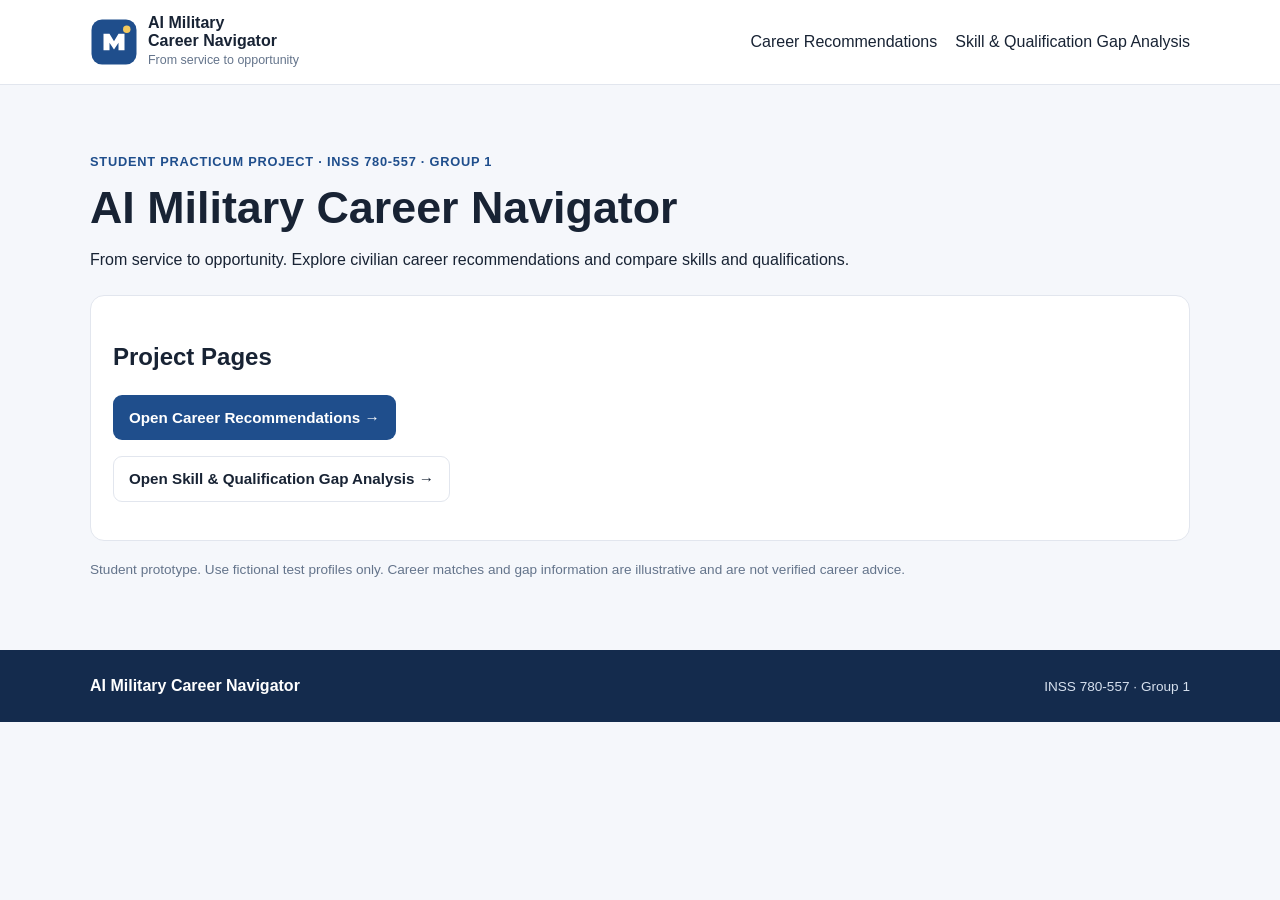
<file: index.html>
<!doctype html>
<html lang="en">
<head>
<meta charset="utf-8">
<meta name="viewport" content="width=device-width,initial-scale=1">
<title>AI Military Career Navigator</title>
<link rel="stylesheet" href="assets/site.css">
</head>
<body>
<header class="site-header"><div class="container nav-row">
<a class="brand" href="index.html"><img class="brand-logo" src="assets/logo.svg" width="48" height="48" alt=""><span><strong>AI Military<br>Career Navigator</strong><small>From service to opportunity</small></span></a>
<nav class="nav-links"><a href="career-recommendations.html">Career Recommendations</a><a href="gap-analysis.html">Skill &amp; Qualification Gap Analysis</a></nav>
</div></header>
<main class="page-main"><div class="container">
<div class="page-heading"><span class="eyebrow">STUDENT PRACTICUM PROJECT · INSS 780-557 · GROUP 1</span>
<h1>AI Military Career Navigator</h1>
<p>From service to opportunity. Explore civilian career recommendations and compare skills and qualifications.</p></div>
<div class="form-card">
<h2>Project Pages</h2>
<p><a class="btn btn-primary" href="career-recommendations.html">Open Career Recommendations →</a></p>
<p><a class="btn btn-outline" href="gap-analysis.html">Open Skill &amp; Qualification Gap Analysis →</a></p>
</div>
<p class="fine">Student prototype. Use fictional test profiles only. Career matches and gap information are illustrative and are not verified career advice.</p>
</div></main>
<footer class="footer"><div class="container footer-inner"><strong>AI Military Career Navigator</strong><span class="footer-flag">INSS 780-557 · Group 1</span></div></footer>
</body></html>
</file>
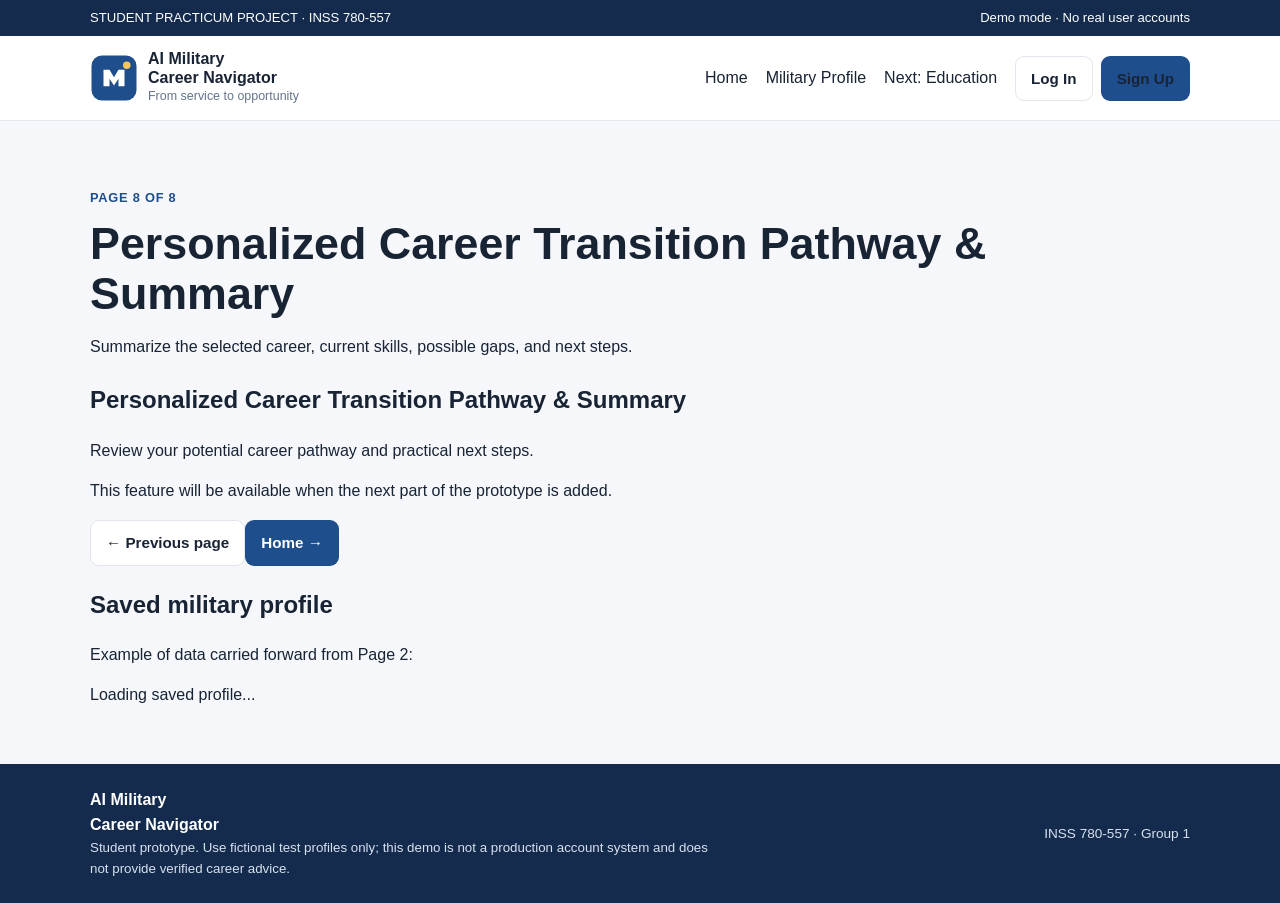
<file: career-pathway.html>
<!doctype html><html lang="en"><head><meta charset="utf-8"><meta name="viewport" content="width=device-width,initial-scale=1"><meta name="page-number" content="8"><title>Personalized Career Transition Pathway &amp; Summary | AI Military Career Navigator</title><link rel="stylesheet" href="assets/site.css"><script defer src="assets/site.js"></script></head><body><div class="top-strip"><div class="container"><span>STUDENT PRACTICUM PROJECT · INSS 780-557</span><span id="accountState">Demo mode · No real user accounts</span></div></div>
<header class="site-header"><div class="container nav-row">
<a class="brand" href="index.html"><img class="brand-logo" src="assets/logo.svg" width="48" height="48" alt=""><span><strong>AI Military<br>Career Navigator</strong><small>From service to opportunity</small></span></a>
<button id="menuToggle" class="menu-toggle" type="button" aria-label="Toggle navigation menu" aria-expanded="false" aria-controls="mainNav">☰</button>
<nav class="nav-links" id="mainNav" aria-label="Main navigation"><a href="index.html">Home</a><a href="military-profile.html">Military Profile</a><a href="education-preferences.html">Next: Education</a><div class="nav-actions"><a class="btn btn-outline" href="login.html">Log In</a><a class="btn btn-primary" href="signup.html">Sign Up</a></div></nav>
</div></header><main class="page-main"><div class="container"><div class="page-heading"><span class="eyebrow">Page 8 of 8</span><h1>Personalized Career Transition Pathway &amp; Summary</h1><p>Summarize the selected career, current skills, possible gaps, and next steps.</p></div>
<div class="split-main"><section class="content-card"><h2>Personalized Career Transition Pathway &amp; Summary</h2><p>Review your potential career pathway and practical next steps.</p><p class="coming-soon">This feature will be available when the next part of the prototype is added.</p>
<div class="form-actions"><a class="btn btn-outline" href="training-recommendations.html">← Previous page</a><a class="btn btn-primary" href="index.html">Home →</a></div></section>
<aside class="side-card"><h2>Saved military profile</h2><p>Example of data carried forward from Page 2:</p><div id="savedSummary" aria-live="polite">Loading saved profile...</div></aside></div></div></main><footer class="footer"><div class="container footer-inner"><div><strong>AI Military<br>Career Navigator</strong><small>Student prototype. Use fictional test profiles only; this demo is not a production account system and does not provide verified career advice.</small></div><span class="footer-flag">INSS 780-557 · Group 1</span></div></footer></body></html>
</file>
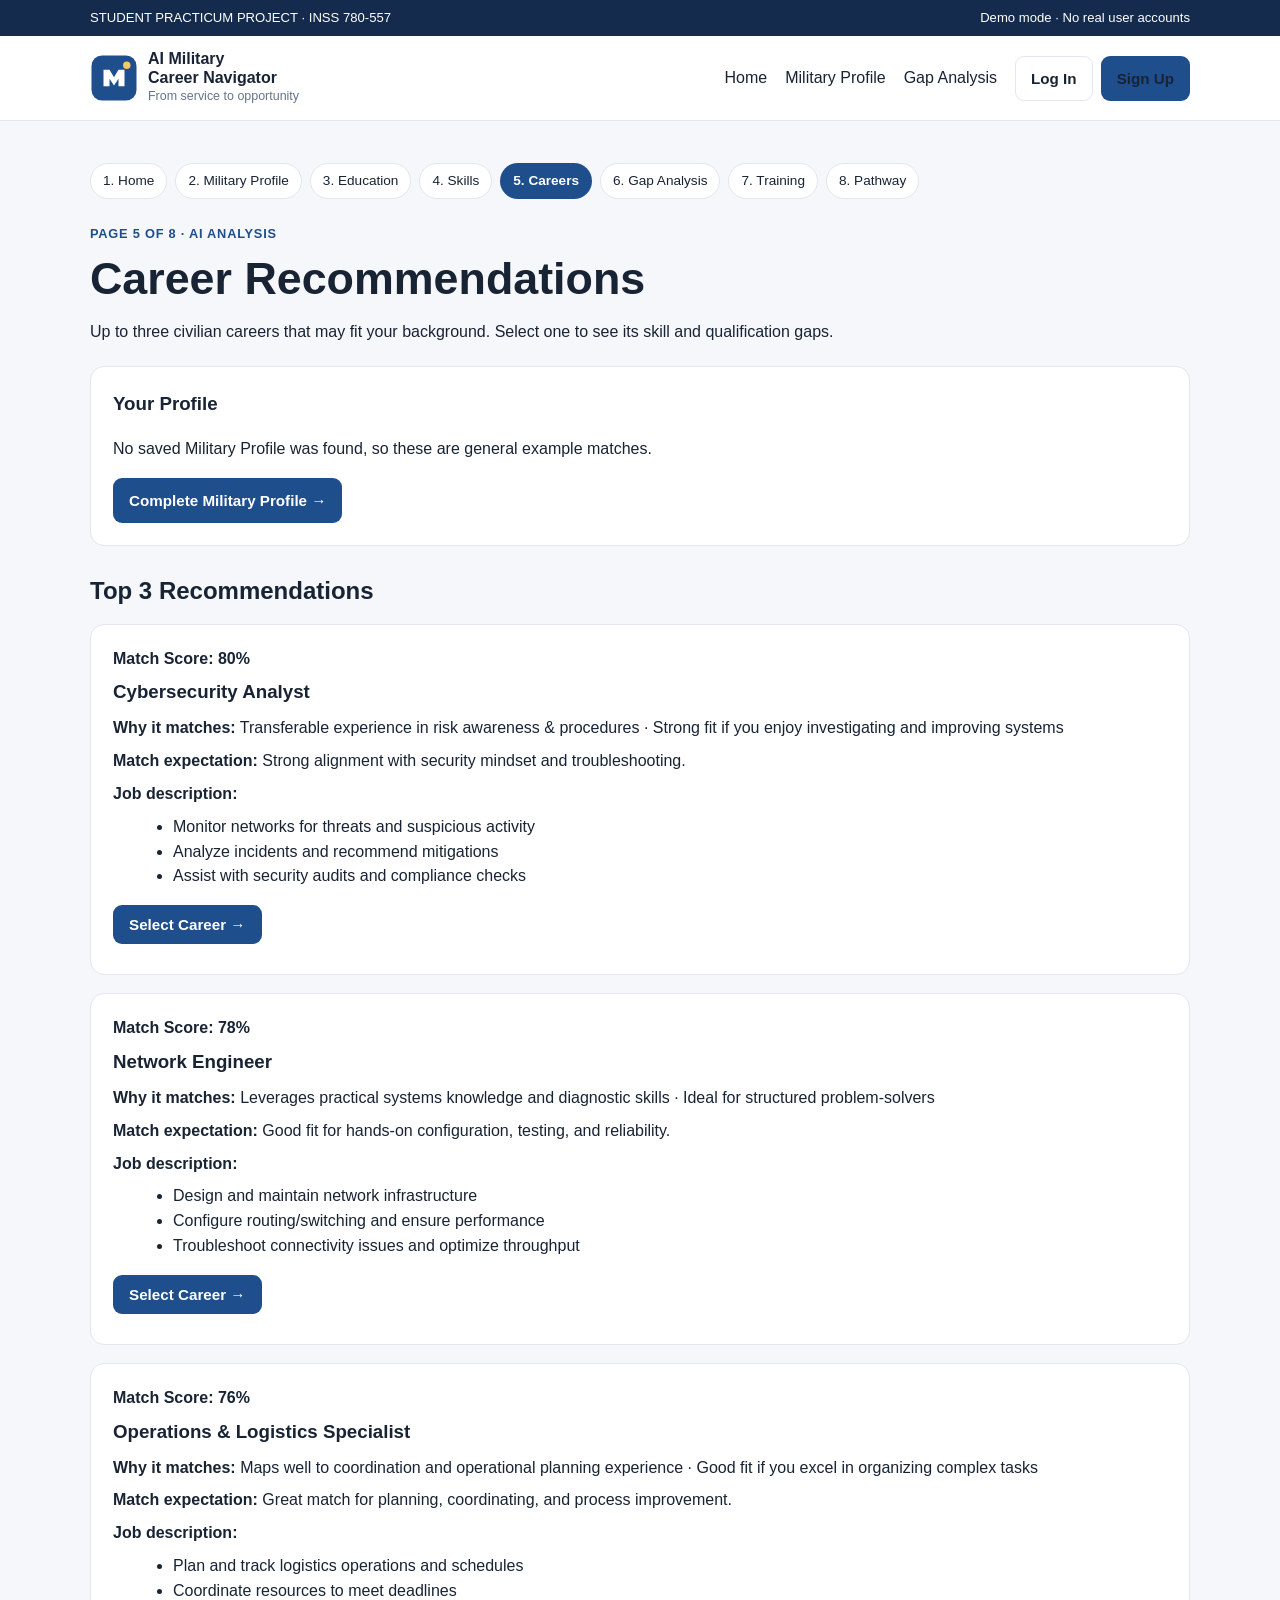
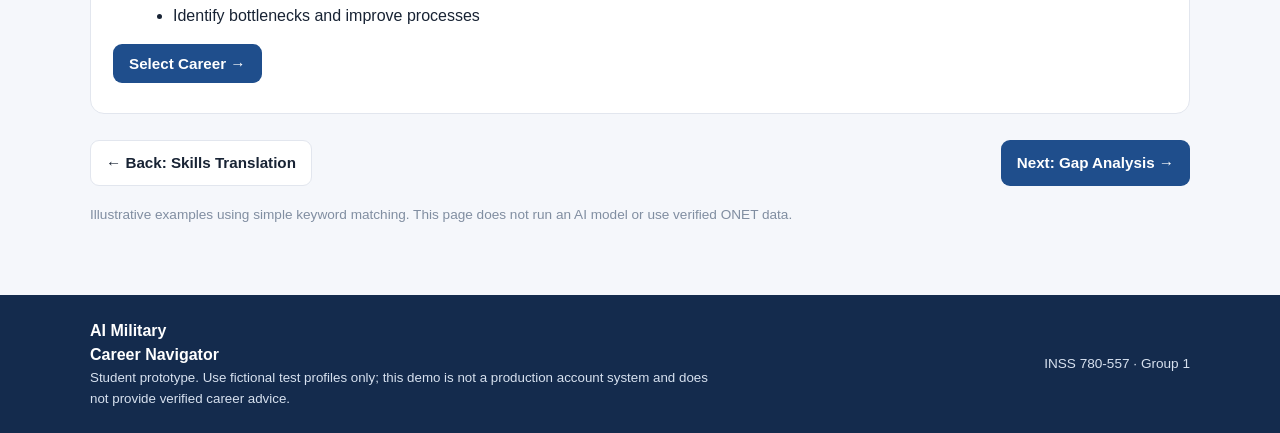
<file: career-recommendations.html>
<!doctype html>
<html lang="en">
<head>
<meta charset="utf-8">
<meta name="viewport" content="width=device-width,initial-scale=1">
<meta name="page-number" content="5">
<title>Career Recommendations | AI Military Career Navigator</title>
<link rel="stylesheet" href="assets/site.css">
<script defer src="assets/site.js"></script>
<style>
.stepbar { display:flex; flex-wrap:wrap; gap:8px; margin:0 0 22px; }
.stepbar a { font-size:.85rem; padding:6px 12px; border-radius:999px; border:1px solid var(--border, #e2e6ee); background:#fff; text-decoration:none; color:inherit; }
.stepbar a.current { background:var(--primary, #1f4e8c); color:#fff; border-color:transparent; font-weight:700; }
.result-card { background:#fff; border:1px solid var(--border, #e2e6ee); border-radius:14px; padding:22px; margin:0 0 18px; }
.result-card h3 { margin:6px 0 10px; }
.score { font-weight:800; }
.result-card ul { margin:8px 0 0 20px; }
.result-card p { margin:8px 0; }
.nav-bottom { display:flex; justify-content:space-between; gap:12px; flex-wrap:wrap; margin-top:26px; }
.fine { font-size:.85rem; opacity:.8; }
</style>
</head>
<body>
<div class="top-strip"><div class="container"><span>STUDENT PRACTICUM PROJECT · INSS 780-557</span><span id="accountState">Demo mode · No real user accounts</span></div></div>
<header class="site-header"><div class="container nav-row">
<a class="brand" href="index.html"><img class="brand-logo" src="assets/logo.svg" width="48" height="48" alt=""><span><strong>AI Military<br>Career Navigator</strong><small>From service to opportunity</small></span></a>
<button id="menuToggle" class="menu-toggle" type="button" aria-label="Toggle navigation menu" aria-expanded="false" aria-controls="mainNav">☰</button>
<nav class="nav-links" id="mainNav" aria-label="Main navigation">
<a href="index.html">Home</a>
<a href="military-profile.html">Military Profile</a>
<a href="gap-analysis.html">Gap Analysis</a>
<div class="nav-actions"><a class="btn btn-outline" href="login.html">Log In</a><a class="btn btn-primary" href="signup.html">Sign Up</a></div>
</nav>
</div></header>
<main class="page-main"><div class="container">
<nav class="stepbar" aria-label="Progress">
<a href="index.html">1. Home</a>
<a href="military-profile.html">2. Military Profile</a>
<a href="education-preferences.html">3. Education</a>
<a href="skills-translation.html">4. Skills</a>
<a href="career-recommendations.html" class="current" aria-current="page">5. Careers</a>
<a href="gap-analysis.html">6. Gap Analysis</a>
<a href="training-recommendations.html">7. Training</a>
<a href="career-pathway.html">8. Pathway</a>
</nav>
<div class="page-heading">
<span class="eyebrow">Page 5 of 8 · AI Analysis</span>
<h1>Career Recommendations</h1>
<p>Up to three civilian careers that may fit your background. Select one to see its skill and qualification gaps.</p>
</div>
<div class="form-card" id="profileCard"></div>
<h2 style="margin:26px 0 14px">Top 3 Recommendations</h2>
<div id="results"></div>
<div class="nav-bottom">
<a class="btn btn-outline" href="skills-translation.html">← Back: Skills Translation</a>
<a class="btn btn-primary" href="gap-analysis.html">Next: Gap Analysis →</a>
</div>
<p class="fine" style="margin-top:18px">Illustrative examples using simple keyword matching. This page does not run an AI model or use verified ONET data.</p>
</div></main>
<footer class="footer"><div class="container footer-inner"><div><strong>AI Military<br>Career Navigator</strong><small>Student prototype. Use fictional test profiles only; this demo is not a production account system and does not provide verified career advice.</small></div><span class="footer-flag">INSS 780-557 · Group 1</span></div></footer>
<script>
const PROFILE_KEY = "careerNav.militaryProfile.v1";
const SELECTED_KEY = "careerNav.selectedCareer.v1";
const CAREERS = [
{ id:"cybersecurity-analyst", title:"Cybersecurity Analyst", base:80,
keywords:["security","cyber","intel","signal","network","it ","information","troubleshoot","25","17c","35"],
matchExpectation:"Strong alignment with security mindset and troubleshooting.",
jobDescription:["Monitor networks for threats and suspicious activity","Analyze incidents and recommend mitigations","Assist with security audits and compliance checks"],
whyMatch:["Transferable experience in risk awareness & procedures","Strong fit if you enjoy investigating and improving systems"] },
{ id:"network-engineer", title:"Network Engineer", base:78,
keywords:["network","radio","comm","signal","it ","system","mechanic","maintenance","technical","25"],
matchExpectation:"Good fit for hands-on configuration, testing, and reliability.",
jobDescription:["Design and maintain network infrastructure","Configure routing/switching and ensure performance","Troubleshoot connectivity issues and optimize throughput"],
whyMatch:["Leverages practical systems knowledge and diagnostic skills","Ideal for structured problem-solvers"] },
{ id:"operations-logistics", title:"Operations & Logistics Specialist", base:76,
keywords:["logistic","supply","92a","92y","transport","inventory","operations","planning","coordinat"],
matchExpectation:"Great match for planning, coordinating, and process improvement.",
jobDescription:["Plan and track logistics operations and schedules","Coordinate resources to meet deadlines","Identify bottlenecks and improve processes"],
whyMatch:["Maps well to coordination and operational planning experience","Good fit if you excel in organizing complex tasks"] },
{ id:"project-manager", title:"Project Manager (Technical/Operations)", base:74,
keywords:["lead","manage","supervis","nco","officer","team","project","e-5","e-6","e-7","o-"],
matchExpectation:"Potentially high fit if you lead teams and manage deliverables.",
jobDescription:["Plan projects, track milestones, and manage risks","Coordinate stakeholders and ensure on-time delivery","Create documentation and drive continuous improvement"],
whyMatch:["Transferable leadership and execution experience","Strong fit for communication + accountability"] }
];
const esc = s => String(s).replace(/[&<>"']/g, c => ({"&":"&amp;","<":"&lt;",">":"&gt;",'"':"&quot;","'":"&#39;"}[c]));
function loadProfile() {
try { return JSON.parse(localStorage.getItem(PROFILE_KEY) || "{}"); } catch (e) { return {}; }
}
function renderProfile(p) {
const el = document.getElementById("profileCard");
if (!(p.branch || p.mos || p.title)) {
el.innerHTML = '<h3 style="margin-top:0">Your Profile</h3><p>No saved Military Profile was found, so these are general example matches.</p><a class="btn btn-primary" href="military-profile.html">Complete Military Profile →</a>';
return;
}
const bits = [p.branch, p.mos && "MOS/Rate: " + p.mos, p.rank, p.title, p.years && p.years + " yrs", p.status].filter(Boolean).map(esc).join(" · ");
el.innerHTML = '<h3 style="margin-top:0">Your Profile</h3><p style="margin:0">' + bits + '</p><p style="margin:10px 0 0"><a class="small-link" href="military-profile.html">Edit profile</a></p>';
}
// Illustrative heuristic: +3 per keyword found in profile text, capped at +15.
function score(p) {
const text = [p.branch,p.mos,p.rank,p.title,p.duties,p.skills].filter(Boolean).join(" ").toLowerCase() + " ";
return CAREERS.map(c => {
const hits = c.keywords.filter(k => text.includes(k)).length;
return Object.assign({}, c, { matchScore: Math.min(98, c.base + Math.min(15, hits * 3)) });
}).sort((a, b) => b.matchScore - a.matchScore);
}
function goToGap(id) {
try { localStorage.setItem(SELECTED_KEY, id); } catch (e) {}
window.location.href = "gap-analysis.html?career=" + encodeURIComponent(id);
}
function card(c) {
const d = document.createElement("article");
d.className = "result-card";
d.innerHTML =
'<div><strong>Match Score:</strong> <span class="score">' + c.matchScore + '%</span></div>' +
'<h3>' + esc(c.title) + '</h3>' +
'<p><strong>Why it matches:</strong> ' + c.whyMatch.map(esc).join(" · ") + '</p>' +
'<p><strong>Match expectation:</strong> ' + esc(c.matchExpectation) + '</p>' +
'<p><strong>Job description:</strong></p><ul>' + c.jobDescription.map(x => '<li>' + esc(x) + '</li>').join("") + '</ul>' +
'<p style="margin-top:16px"><button type="button" class="btn btn-primary">Select Career →</button></p>';
d.querySelector("button").addEventListener("click", () => goToGap(c.id));
return d;
}
const profile = loadProfile();
renderProfile(profile);
const results = document.getElementById("results");
score(profile).slice(0, 3).forEach(c => results.appendChild(card(c)));
</script>
</body>
</html>
</file>
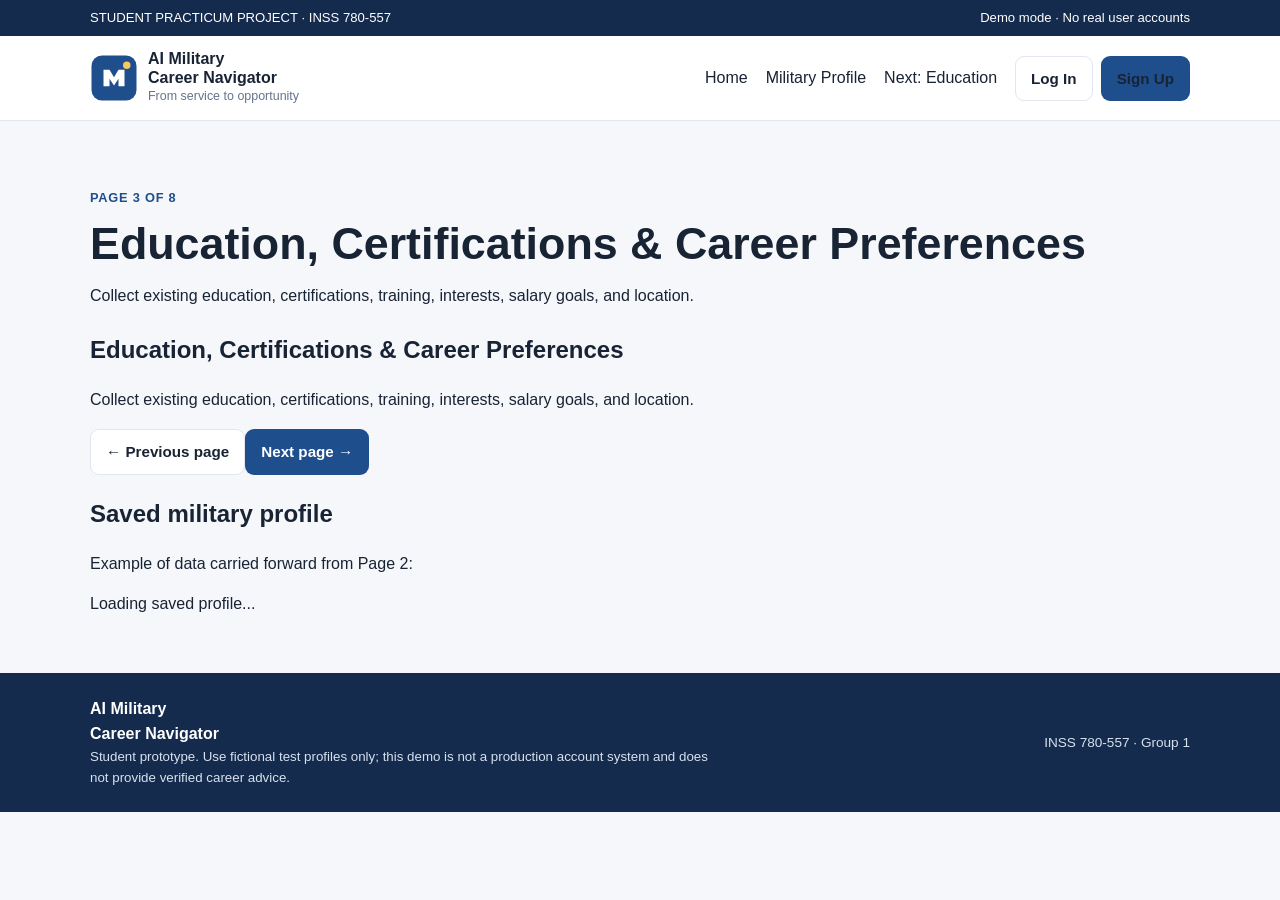
<file: education-preferences.html>
<!doctype html><html lang="en"><head><meta charset="utf-8"><meta name="viewport" content="width=device-width,initial-scale=1"><meta name="page-number" content="3"><title>Education, Certifications &amp; Career Preferences | AI Military Career Navigator</title><link rel="stylesheet" href="assets/site.css"><script defer src="assets/site.js"></script></head><body><div class="top-strip"><div class="container"><span>STUDENT PRACTICUM PROJECT · INSS 780-557</span><span id="accountState">Demo mode · No real user accounts</span></div></div>
<header class="site-header"><div class="container nav-row">
<a class="brand" href="index.html"><img class="brand-logo" src="assets/logo.svg" width="48" height="48" alt=""><span><strong>AI Military<br>Career Navigator</strong><small>From service to opportunity</small></span></a>
<button id="menuToggle" class="menu-toggle" type="button" aria-label="Toggle navigation menu" aria-expanded="false" aria-controls="mainNav">☰</button>
<nav class="nav-links" id="mainNav" aria-label="Main navigation"><a href="index.html">Home</a><a href="military-profile.html">Military Profile</a><a href="education-preferences.html">Next: Education</a><div class="nav-actions"><a class="btn btn-outline" href="login.html">Log In</a><a class="btn btn-primary" href="signup.html">Sign Up</a></div></nav>
</div></header><main class="page-main"><div class="container"><div class="page-heading"><span class="eyebrow">Page 3 of 8</span><h1>Education, Certifications &amp; Career Preferences</h1><p>Collect existing education, certifications, training, interests, salary goals, and location.</p></div>
<div class="split-main"><section class="content-card"><h2>Education, Certifications &amp; Career Preferences</h2><p>Collect existing education, certifications, training, interests, salary goals, and location.</p>
<div class="form-actions"><a class="btn btn-outline" href="military-profile.html">← Previous page</a><a class="btn btn-primary" href="skills-translation.html">Next page →</a></div></section>
<aside class="side-card"><h2>Saved military profile</h2><p>Example of data carried forward from Page 2:</p><div id="savedSummary" aria-live="polite">Loading saved profile...</div></aside></div></div></main><footer class="footer"><div class="container footer-inner"><div><strong>AI Military<br>Career Navigator</strong><small>Student prototype. Use fictional test profiles only; this demo is not a production account system and does not provide verified career advice.</small></div><span class="footer-flag">INSS 780-557 · Group 1</span></div></footer></body></html>
</file>
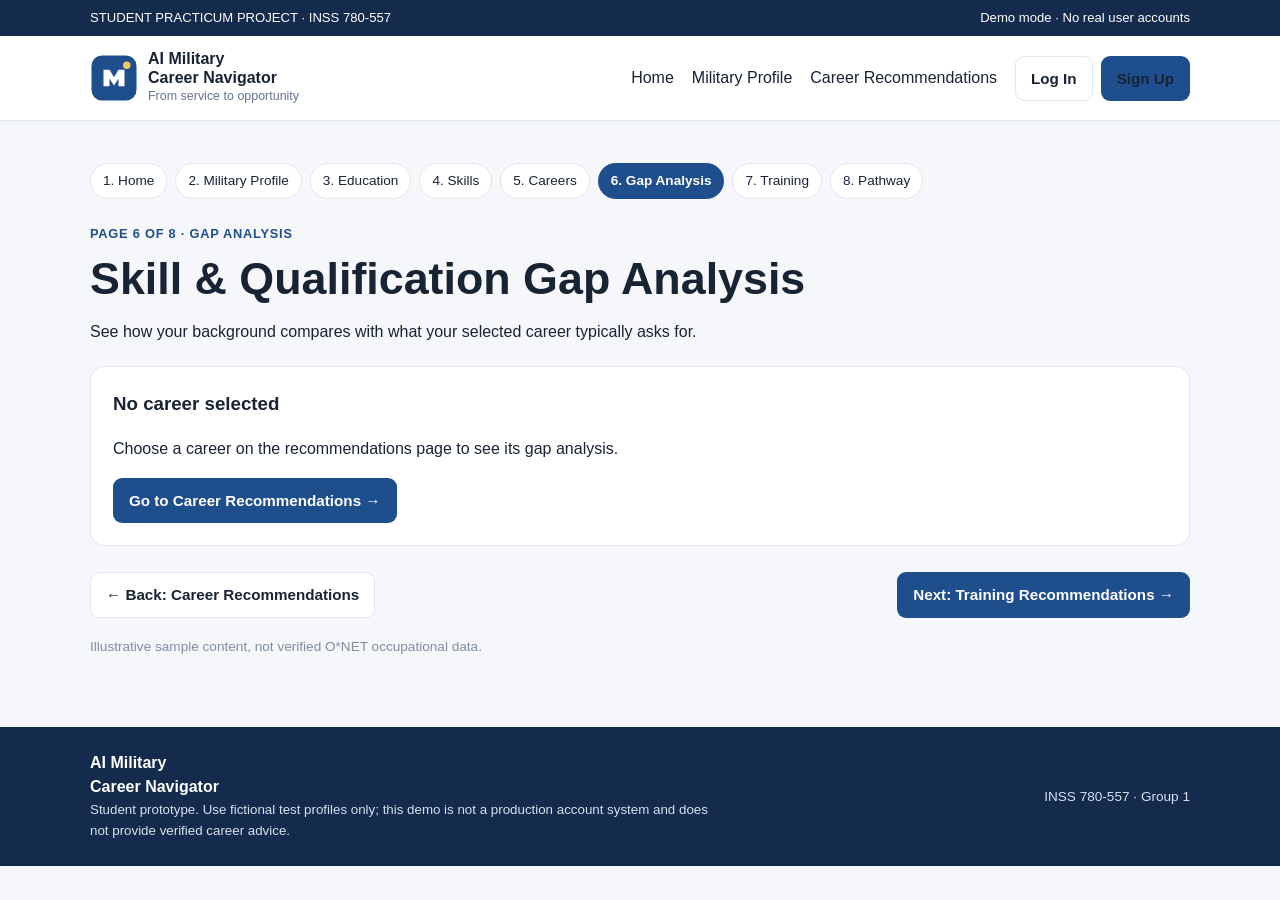
<file: gap-analysis.html>
<!doctype html>
<html lang="en">
<head>
  <meta charset="utf-8">
  <meta name="viewport" content="width=device-width,initial-scale=1">
  <meta name="page-number" content="6">
  <title>Gap Analysis | AI Military Career Navigator</title>
  <link rel="stylesheet" href="assets/site.css">
  <script defer src="assets/site.js"></script>
  <style>
    .stepbar { display:flex; flex-wrap:wrap; gap:8px; margin:0 0 22px; }
    .stepbar a { font-size:.85rem; padding:6px 12px; border-radius:999px; border:1px solid var(--border, #e2e6ee); background:#fff; text-decoration:none; color:inherit; }
    .stepbar a.current { background:var(--primary, #1f4e8c); color:#fff; border-color:transparent; font-weight:700; }
    .gap-card { background:#fff; border:1px solid var(--border, #e2e6ee); border-radius:14px; padding:22px; margin:0 0 18px; }
    .gap-card h3 { margin:0 0 8px; }
    .gap-card ul { margin:8px 0 0 20px; }
    .picker { display:flex; gap:10px; align-items:center; flex-wrap:wrap; margin-top:12px; }
    .picker select { padding:10px; border:1px solid var(--border, #e2e6ee); border-radius:10px; background:#fff; }
    .nav-bottom { display:flex; justify-content:space-between; gap:12px; flex-wrap:wrap; margin-top:26px; }
    .fine { font-size:.85rem; opacity:.8; }
  </style>
</head>
<body>
<div class="top-strip"><div class="container"><span>STUDENT PRACTICUM PROJECT · INSS 780-557</span><span id="accountState">Demo mode · No real user accounts</span></div></div>

<header class="site-header"><div class="container nav-row">
  <a class="brand" href="index.html"><img class="brand-logo" src="assets/logo.svg" width="48" height="48" alt=""><span><strong>AI Military<br>Career Navigator</strong><small>From service to opportunity</small></span></a>
  <button id="menuToggle" class="menu-toggle" type="button" aria-label="Toggle navigation menu" aria-expanded="false" aria-controls="mainNav">☰</button>
  <nav class="nav-links" id="mainNav" aria-label="Main navigation">
    <a href="index.html">Home</a>
    <a href="military-profile.html">Military Profile</a>
    <a href="career-recommendations.html">Career Recommendations</a>
    <div class="nav-actions"><a class="btn btn-outline" href="login.html">Log In</a><a class="btn btn-primary" href="signup.html">Sign Up</a></div>
  </nav>
</div></header>

<main class="page-main"><div class="container">
  <nav class="stepbar" aria-label="Progress">
    <a href="index.html">1. Home</a>
    <a href="military-profile.html">2. Military Profile</a>
    <a href="education-preferences.html">3. Education</a>
    <a href="skills-translation.html">4. Skills</a>
    <a href="career-recommendations.html">5. Careers</a>
    <a href="gap-analysis.html" class="current" aria-current="page">6. Gap Analysis</a>
    <a href="training-recommendations.html">7. Training</a>
    <a href="career-pathway.html">8. Pathway</a>
  </nav>

  <div class="page-heading">
    <span class="eyebrow">Page 6 of 8 · Gap Analysis</span>
    <h1>Skill &amp; Qualification Gap Analysis</h1>
    <p>See how your background compares with what your selected career typically asks for.</p>
  </div>

  <div class="form-card" id="careerHeader"></div>
  <div id="analysis" style="margin-top:18px"></div>

  <div class="nav-bottom">
    <a class="btn btn-outline" href="career-recommendations.html">← Back: Career Recommendations</a>
    <a class="btn btn-primary" id="nextBtn" href="training-recommendations.html">Next: Training Recommendations →</a>
  </div>
  <p class="fine" style="margin-top:18px">Illustrative sample content, not verified O*NET occupational data.</p>
</div></main>

<footer class="footer"><div class="container footer-inner"><div><strong>AI Military<br>Career Navigator</strong><small>Student prototype. Use fictional test profiles only; this demo is not a production account system and does not provide verified career advice.</small></div><span class="footer-flag">INSS 780-557 · Group 1</span></div></footer>

<script>
  const PROFILE_KEY = "careerNav.militaryProfile.v1";
  const SELECTED_KEY = "careerNav.selectedCareer.v1";

  const GAP_DATA = {
    "cybersecurity-analyst": {
      title:"Cybersecurity Analyst",
      qualificationsNeeded:["SOC monitoring experience (or equivalent exposure)","Basic understanding of SIEM concepts","Knowledge of incident response workflows","Networking fundamentals (TCP/IP, DNS, routing)"],
      existingSkills:["Following procedures and maintaining operational security habits","Troubleshooting mindset and structured diagnostics","Team coordination under time pressure"],
      missingSkills:["Hands-on SIEM usage (e.g., log filtering, alert triage)","Incident response playbooks (detection → containment → recovery)","Writing clear technical incident summaries"],
      educationGaps:["May need foundational coursework in networking + security concepts","If no formal training exists, consider a structured entry pathway"],
      certificationRequirements:["CompTIA Security+ (common entry credential)","Optional: Security-related labs or a beginner SOC training track"],
      recommendedNextSteps:["Complete a basic networking/security refresher (2–4 weeks)","Build a mini-lab: log parsing + alert triage practice","Create a short portfolio of incident writeups"]
    },
    "network-engineer": {
      title:"Network Engineer",
      qualificationsNeeded:["Strong routing/switching fundamentals","Ability to troubleshoot connectivity and performance issues","Knowledge of network security basics","Familiarity with network documentation"],
      existingSkills:["Practical systems troubleshooting experience","Comfort with configuration checks and maintenance routines","Structured approach to diagnosing faults"],
      missingSkills:["Hands-on experience with common routing protocols","Performance monitoring tooling (latency, throughput, packet loss)","Modern network automation basics (optional)"],
      educationGaps:["May require formal study of networking concepts if exposure was limited","Recommended: targeted learning focused on routing/switching"],
      certificationRequirements:["CompTIA Network+ (entry credential)","Optional: vendor certifications or CCNA path"],
      recommendedNextSteps:["Follow a routing/switching learning plan","Use a lab environment to practice configurations","Document troubleshooting scenarios like a real engineering log"]
    },
    "operations-logistics": {
      title:"Operations & Logistics Specialist",
      qualificationsNeeded:["Planning and scheduling expertise","Inventory / resource coordination understanding","Process improvement and reporting skills","Basic analytics (spreadsheets, KPIs)"],
      existingSkills:["Operational planning experience under real constraints","Coordination and time-management habits","Process discipline and compliance awareness"],
      missingSkills:["Advanced Excel/Sheets and KPI reporting","Supply chain terminology and planning frameworks","Formal root-cause analysis techniques (basic)"],
      educationGaps:["May need structured learning in supply chain basics","Optional: coursework in operations management"],
      certificationRequirements:["APICS/ASCM entry paths (optional depending on employer)","Could start with general supply chain training"],
      recommendedNextSteps:["Build a KPI dashboard template in spreadsheets","Practice mapping a process and identifying bottlenecks","Create a sample logistics improvement proposal"]
    },
    "project-manager": {
      title:"Project Manager (Technical/Operations)",
      qualificationsNeeded:["Project planning and stakeholder coordination skills","Risk management and execution tracking","Documentation and progress reporting ability","Familiarity with agile or structured delivery methods"],
      existingSkills:["Experience leading execution and managing priorities","Comfort coordinating teams and resources","Accountability and structured reporting habits"],
      missingSkills:["Formal project management frameworks (agile/waterfall)","Estimating, scheduling, and change control processes","Project documentation templates and tooling"],
      educationGaps:["May need training in project management concepts","Optional: short course on PM basics + deliverables"],
      certificationRequirements:["CAPM (entry-level) or equivalent training path","Optional: PMP later with experience"],
      recommendedNextSteps:["Take a PM fundamentals course","Create a sample project plan (scope, milestones, risks)","Practice writing status reports"]
    }
  };

  const esc = s => String(s).replace(/[&<>"']/g, c => ({"&":"&amp;","<":"&lt;",">":"&gt;",'"':"&quot;","'":"&#39;"}[c]));

  function loadProfile() {
    try { return JSON.parse(localStorage.getItem(PROFILE_KEY) || "{}"); } catch (e) { return {}; }
  }

  function getCareerId() {
    const q = new URLSearchParams(window.location.search).get("career");
    if (q && GAP_DATA[q]) return q;
    try { const s = localStorage.getItem(SELECTED_KEY); if (s && GAP_DATA[s]) return s; } catch (e) {}
    return null;
  }

  function listCard(title, items) {
    const d = document.createElement("section");
    d.className = "gap-card";
    d.innerHTML = '<h3>' + esc(title) + '</h3><ul>' + items.map(x => '<li>' + esc(x) + '</li>').join("") + '</ul>';
    return d;
  }

  function render(id) {
    const head = document.getElementById("careerHeader");
    const root = document.getElementById("analysis");
    const data = id && GAP_DATA[id];

    if (!data) {
      head.innerHTML = '<h3 style="margin-top:0">No career selected</h3><p>Choose a career on the recommendations page to see its gap analysis.</p><a class="btn btn-primary" href="career-recommendations.html">Go to Career Recommendations →</a>';
      return;
    }

    try { localStorage.setItem(SELECTED_KEY, id); } catch (e) {}

    const options = Object.keys(GAP_DATA).map(k =>
      '<option value="' + esc(k) + '"' + (k === id ? " selected" : "") + '>' + esc(GAP_DATA[k].title) + '</option>').join("");
    head.innerHTML = '<h3 style="margin-top:0">Selected Career: ' + esc(data.title) + '</h3>' +
      '<p style="margin:0">Review the qualification and skill gaps below.</p>' +
      '<div class="picker"><label for="careerSelect"><strong>Switch career:</strong></label><select id="careerSelect">' + options + '</select></div>';
    document.getElementById("careerSelect").addEventListener("change", e => {
      window.location.href = "gap-analysis.html?career=" + encodeURIComponent(e.target.value);
    });

    const p = loadProfile();
    const mine = String(p.skills || "").split(/[,;\n]/).map(s => s.trim()).filter(Boolean).slice(0, 6);
    if (mine.length) root.appendChild(listCard("Skills From Your Military Profile", mine));

    root.appendChild(listCard("Qualifications Needed", data.qualificationsNeeded));
    root.appendChild(listCard("Existing Skills (You Have)", data.existingSkills));
    root.appendChild(listCard("Missing Skills (Gap)", data.missingSkills));
    root.appendChild(listCard("Education Gaps", data.educationGaps));
    root.appendChild(listCard("Certification Requirements", data.certificationRequirements));
    root.appendChild(listCard("Recommended Next Steps", data.recommendedNextSteps));

    document.getElementById("nextBtn").href = "training-recommendations.html?career=" + encodeURIComponent(id);
  }

  render(getCareerId());
</script>
</body>
</html>
</file>
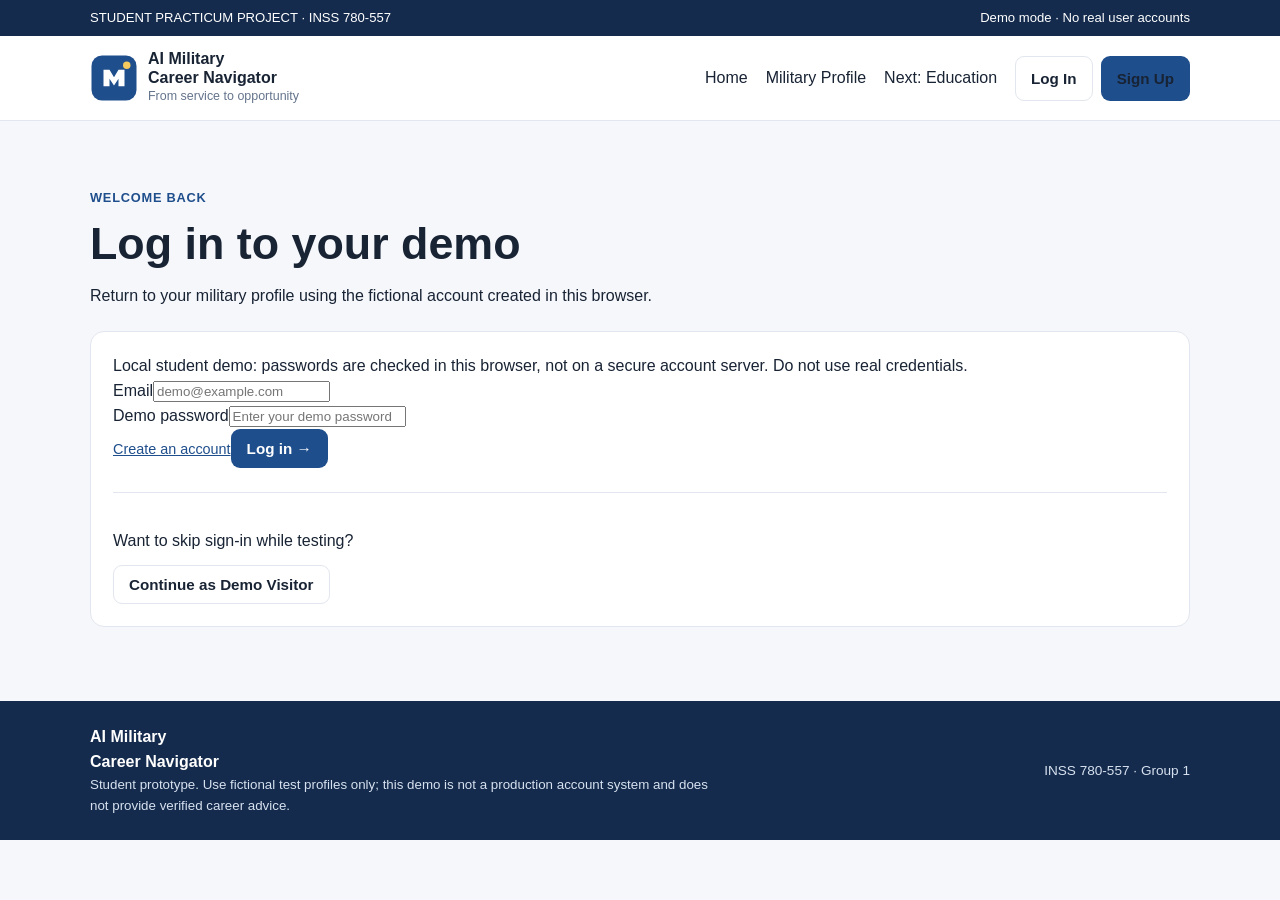
<file: login.html>
<!doctype html><html lang="en"><head><meta charset="utf-8"><meta name="viewport" content="width=device-width,initial-scale=1"><title>Log In | AI Military Career Navigator</title><link rel="stylesheet" href="assets/site.css"><script defer src="assets/site.js"></script></head><body><div class="top-strip"><div class="container"><span>STUDENT PRACTICUM PROJECT · INSS 780-557</span><span id="accountState">Demo mode · No real user accounts</span></div></div>
<header class="site-header"><div class="container nav-row">
<a class="brand" href="index.html"><img class="brand-logo" src="assets/logo.svg" width="48" height="48" alt=""><span><strong>AI Military<br>Career Navigator</strong><small>From service to opportunity</small></span></a>
<button id="menuToggle" class="menu-toggle" type="button" aria-label="Toggle navigation menu" aria-expanded="false" aria-controls="mainNav">☰</button>
<nav class="nav-links" id="mainNav" aria-label="Main navigation"><a href="index.html">Home</a><a href="military-profile.html">Military Profile</a><a href="education-preferences.html">Next: Education</a><div class="nav-actions"><a class="btn btn-outline" href="login.html">Log In</a><a class="btn btn-primary" href="signup.html">Sign Up</a></div></nav>
</div></header><main class="page-main"><div class="container"><div class="auth-wrap"><div class="page-heading"><span class="eyebrow">Welcome back</span><h1>Log in to your demo</h1><p>Return to your military profile using the fictional account created in this browser.</p></div>
<div class="form-card"><div class="notice">Local student demo: passwords are checked in this browser, not on a secure account server. Do not use real credentials.</div><div class="message" id="authMessage"></div>
<form id="loginForm"><div class="form-grid">
<div class="field full"><label for="email">Email</label><input type="email" id="email" name="email" required autocomplete="off" placeholder="demo@example.com"></div>
<div class="field full"><label for="password">Demo password</label><input type="password" id="password" name="password" required autocomplete="off" placeholder="Enter your demo password"></div>
</div><div class="form-actions"><a class="small-link" href="signup.html">Create an account</a><button class="btn btn-primary" type="submit">Log in →</button></div></form>
<div style="border-top:1px solid var(--border);margin-top:24px;padding-top:20px"><p style="margin-bottom:12px">Want to skip sign-in while testing?</p><button type="button" class="btn btn-outline" data-demo-access>Continue as Demo Visitor</button></div></div></div></div></main><footer class="footer"><div class="container footer-inner"><div><strong>AI Military<br>Career Navigator</strong><small>Student prototype. Use fictional test profiles only; this demo is not a production account system and does not provide verified career advice.</small></div><span class="footer-flag">INSS 780-557 · Group 1</span></div></footer></body></html>
</file>
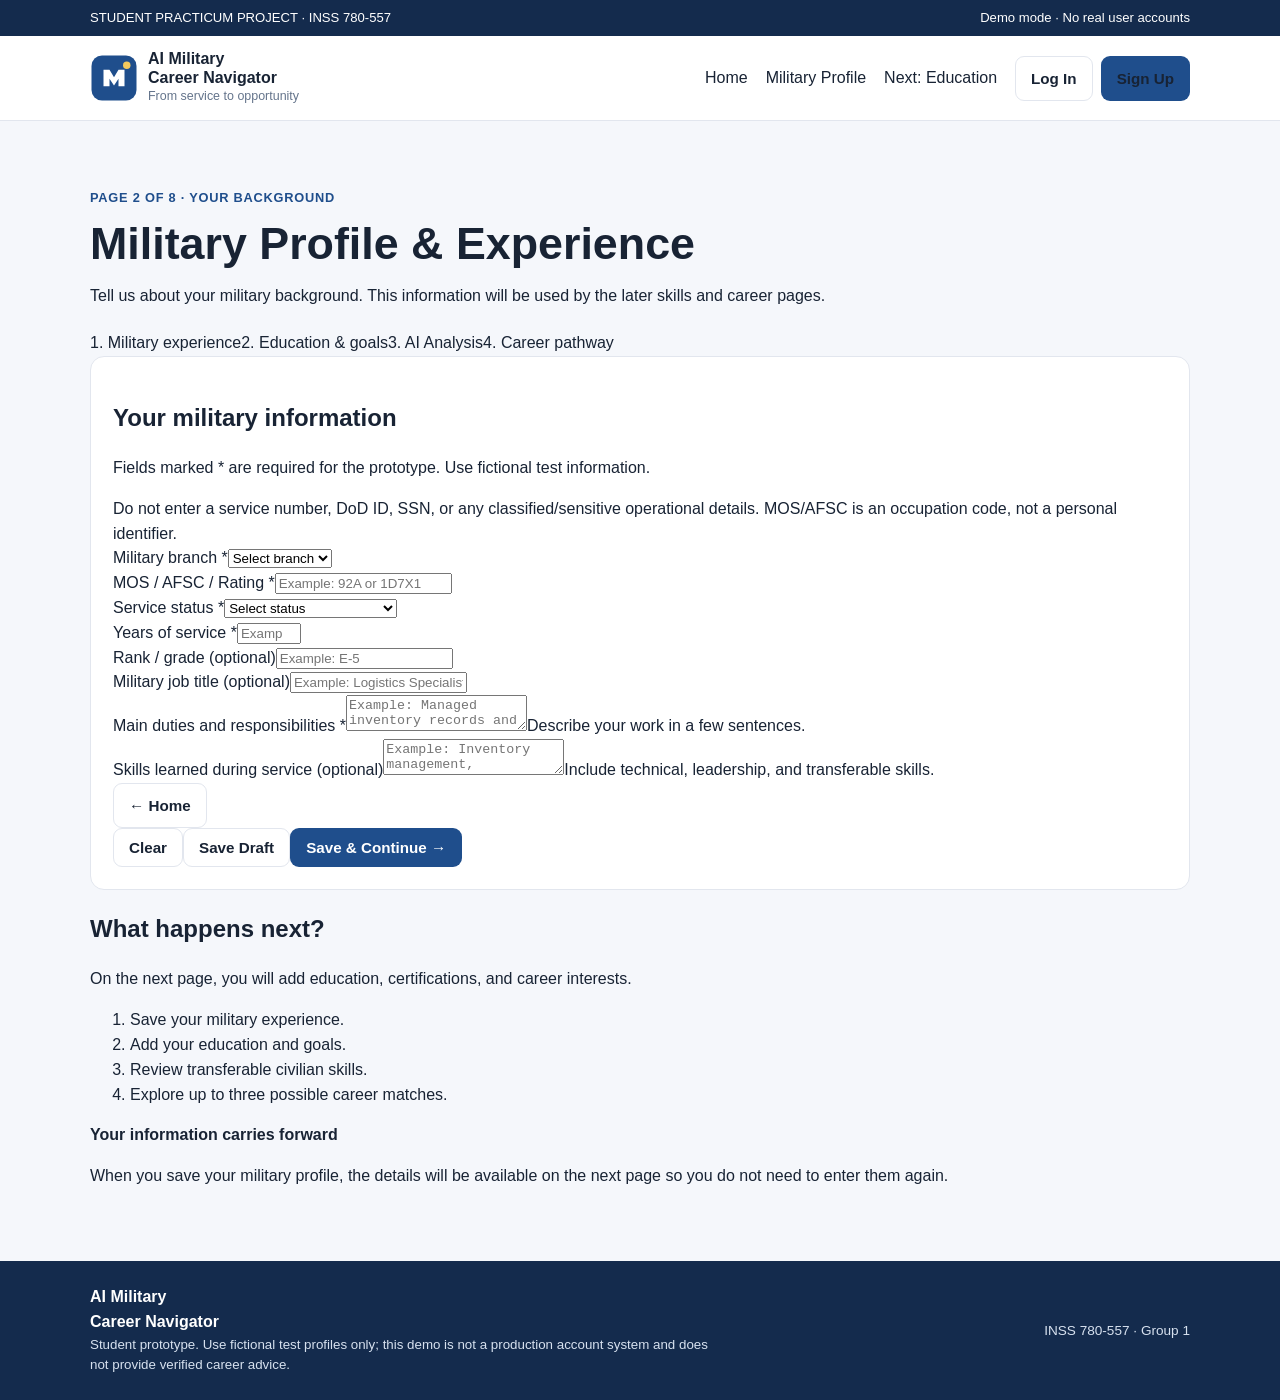
<file: military-profile.html>
<!doctype html><html lang="en"><head><meta charset="utf-8"><meta name="viewport" content="width=device-width,initial-scale=1"><meta name="page-number" content="2"><title>Military Profile | AI Military Career Navigator</title><link rel="stylesheet" href="assets/site.css"><script defer src="assets/site.js"></script></head><body><div class="top-strip"><div class="container"><span>STUDENT PRACTICUM PROJECT · INSS 780-557</span><span id="accountState">Demo mode · No real user accounts</span></div></div>
<header class="site-header"><div class="container nav-row">
<a class="brand" href="index.html"><img class="brand-logo" src="assets/logo.svg" width="48" height="48" alt=""><span><strong>AI Military<br>Career Navigator</strong><small>From service to opportunity</small></span></a>
<button id="menuToggle" class="menu-toggle" type="button" aria-label="Toggle navigation menu" aria-expanded="false" aria-controls="mainNav">☰</button>
<nav class="nav-links" id="mainNav" aria-label="Main navigation"><a href="index.html">Home</a><a href="military-profile.html">Military Profile</a><a href="education-preferences.html">Next: Education</a><div class="nav-actions"><a class="btn btn-outline" href="login.html">Log In</a><a class="btn btn-primary" href="signup.html">Sign Up</a></div></nav>
</div></header><main class="page-main"><div class="container"><div class="page-heading"><span class="eyebrow">Page 2 of 8 · Your background</span><h1>Military Profile &amp; Experience</h1><p id="profileGreeting">Tell us about your military background. This information will be used by the later skills and career pages.</p></div>
<div class="steps-mini"><span class="step-chip active">1. Military experience</span><span class="step-chip">2. Education &amp; goals</span><span class="step-chip">3. AI Analysis</span><span class="step-chip">4. Career pathway</span></div>
<div class="split-main"><section class="form-card"><h2>Your military information</h2><p>Fields marked * are required for the prototype. Use fictional test information.</p><div class="notice">Do not enter a service number, DoD ID, SSN, or any classified/sensitive operational details. MOS/AFSC is an occupation code, not a personal identifier.</div>
<div class="message" id="formMessage"></div><form id="militaryForm"><div class="form-grid">
<div class="field"><label for="branch">Military branch *</label><select name="branch" id="branch" required><option value="">Select branch</option><option>Army</option><option>Navy</option><option>Air Force</option><option>Marine Corps</option><option>Coast Guard</option><option>Space Force</option></select></div>
<div class="field"><label for="mos">MOS / AFSC / Rating *</label><input name="mos" id="mos" required maxlength="30" placeholder="Example: 92A or 1D7X1"></div>
<div class="field"><label for="status">Service status *</label><select name="status" id="status" required><option value="">Select status</option><option>Veteran</option><option>Transitioning</option><option>Active Duty</option><option>Reserve / National Guard</option></select></div>
<div class="field"><label for="years">Years of service *</label><input name="years" id="years" type="number" required min="0" max="60" step="0.5" placeholder="Example: 6"></div>
<div class="field"><label for="rank">Rank / grade (optional)</label><input name="rank" id="rank" maxlength="40" placeholder="Example: E-5"></div>
<div class="field"><label for="title">Military job title (optional)</label><input name="title" id="title" maxlength="100" placeholder="Example: Logistics Specialist"></div>
<div class="field full"><label for="duties">Main duties and responsibilities *</label><textarea name="duties" id="duties" required minlength="12" maxlength="1000" placeholder="Example: Managed inventory records and coordinated supply requests for a team."></textarea><span class="hint">Describe your work in a few sentences.</span></div>
<div class="field full"><label for="skills">Skills learned during service (optional)</label><textarea name="skills" id="skills" maxlength="650" placeholder="Example: Inventory management, leadership, equipment tracking"></textarea><span class="hint">Include technical, leadership, and transferable skills.</span></div>
</div><div class="form-actions"><a class="btn btn-outline" href="index.html">← Home</a><div class="two-actions"><button id="clearProfile" class="btn btn-outline" type="button">Clear</button><button id="saveDraft" class="btn btn-outline" type="button">Save Draft</button><button class="btn btn-primary" type="submit">Save &amp; Continue →</button></div></div></form></section>
<aside class="side-card"><h2>What happens next?</h2><p>On the next page, you will add education, certifications, and career interests.</p><ol class="display-list"><li>Save your military experience.</li><li>Add your education and goals.</li><li>Review transferable civilian skills.</li><li>Explore up to three possible career matches.</li></ol><div class="page-callout"><strong>Your information carries forward</strong><p>When you save your military profile, the details will be available on the next page so you do not need to enter them again.</p></div></aside></div></div></main><footer class="footer"><div class="container footer-inner"><div><strong>AI Military<br>Career Navigator</strong><small>Student prototype. Use fictional test profiles only; this demo is not a production account system and does not provide verified career advice.</small></div><span class="footer-flag">INSS 780-557 · Group 1</span></div></footer></body></html>
</file>
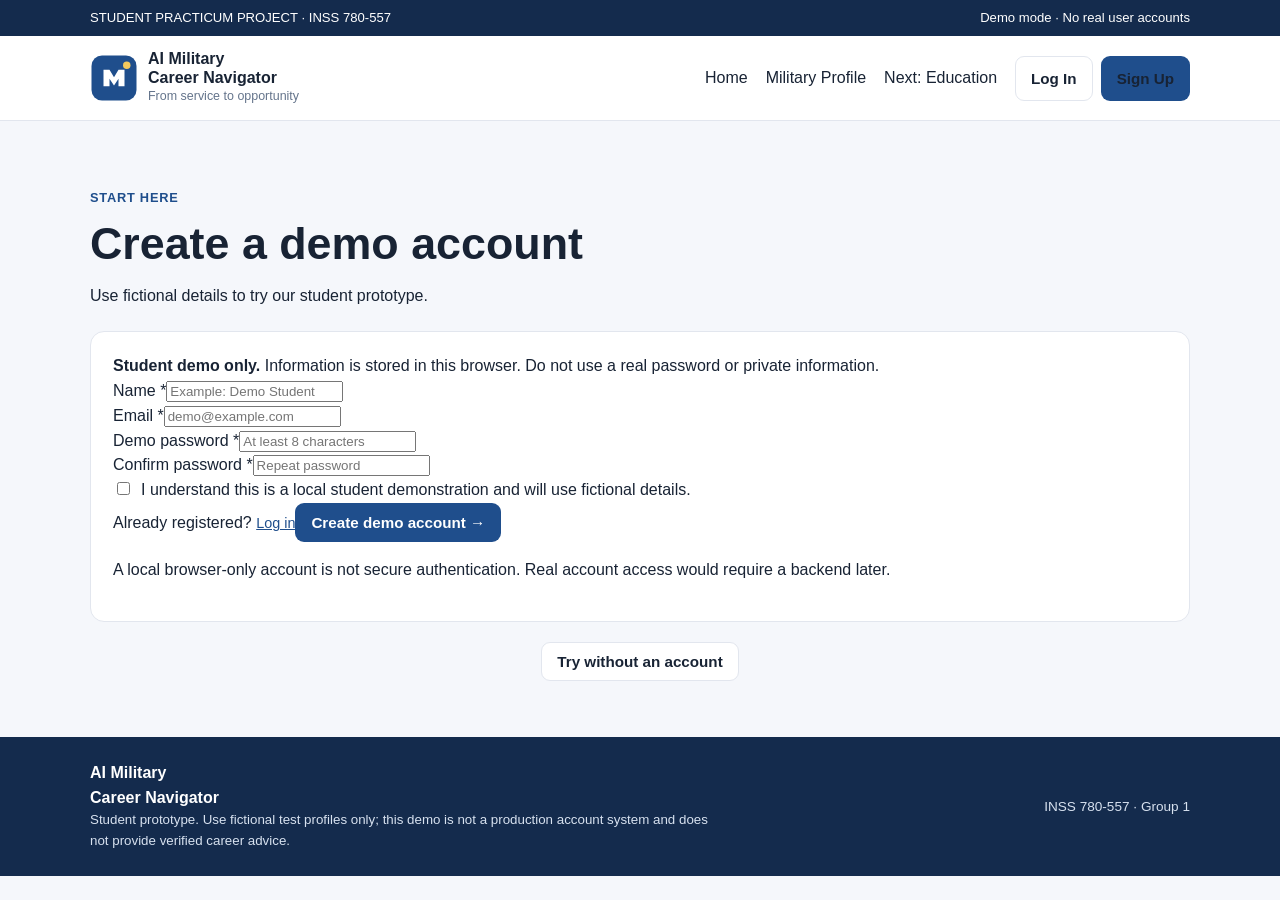
<file: signup.html>
<!doctype html><html lang="en"><head><meta charset="utf-8"><meta name="viewport" content="width=device-width,initial-scale=1"><title>Sign Up | AI Military Career Navigator</title><link rel="stylesheet" href="assets/site.css"><script defer src="assets/site.js"></script></head><body><div class="top-strip"><div class="container"><span>STUDENT PRACTICUM PROJECT · INSS 780-557</span><span id="accountState">Demo mode · No real user accounts</span></div></div>
<header class="site-header"><div class="container nav-row">
<a class="brand" href="index.html"><img class="brand-logo" src="assets/logo.svg" width="48" height="48" alt=""><span><strong>AI Military<br>Career Navigator</strong><small>From service to opportunity</small></span></a>
<button id="menuToggle" class="menu-toggle" type="button" aria-label="Toggle navigation menu" aria-expanded="false" aria-controls="mainNav">☰</button>
<nav class="nav-links" id="mainNav" aria-label="Main navigation"><a href="index.html">Home</a><a href="military-profile.html">Military Profile</a><a href="education-preferences.html">Next: Education</a><div class="nav-actions"><a class="btn btn-outline" href="login.html">Log In</a><a class="btn btn-primary" href="signup.html">Sign Up</a></div></nav>
</div></header><main class="page-main"><div class="container"><div class="auth-wrap"><div class="page-heading"><span class="eyebrow">Start here</span><h1>Create a demo account</h1><p>Use fictional details to try our student prototype.</p></div>
<div class="form-card"><div class="notice"><strong>Student demo only.</strong> Information is stored in this browser. Do not use a real password or private information.</div>
<div class="message" id="authMessage"></div><form id="signupForm"><div class="form-grid">
<div class="field full"><label for="name">Name <span aria-hidden="true">*</span></label><input id="name" name="name" required autocomplete="off" placeholder="Example: Demo Student"></div>
<div class="field full"><label for="email">Email <span aria-hidden="true">*</span></label><input id="email" type="email" name="email" required autocomplete="off" placeholder="demo@example.com"></div>
<div class="field"><label for="password">Demo password <span aria-hidden="true">*</span></label><input id="password" type="password" name="password" required minlength="8" placeholder="At least 8 characters" autocomplete="new-password"></div>
<div class="field"><label for="confirm">Confirm password <span aria-hidden="true">*</span></label><input id="confirm" type="password" name="confirm" required minlength="8" placeholder="Repeat password" autocomplete="new-password"></div>
<div class="field full"><label style="display:flex;gap:8px;align-items:flex-start;font-weight:normal"><input type="checkbox" name="ack" required style="width:auto;margin-top:4px">I understand this is a local student demonstration and will use fictional details.</label></div>
</div><div class="form-actions"><span>Already registered? <a class="small-link" href="login.html">Log in</a></span><button type="submit" class="btn btn-primary">Create demo account →</button></div></form>
<p class="form-note">A local browser-only account is not secure authentication. Real account access would require a backend later.</p></div>
<div style="text-align:center;margin-top:20px"><button type="button" class="btn btn-outline" data-demo-access>Try without an account</button></div></div></div></main><footer class="footer"><div class="container footer-inner"><div><strong>AI Military<br>Career Navigator</strong><small>Student prototype. Use fictional test profiles only; this demo is not a production account system and does not provide verified career advice.</small></div><span class="footer-flag">INSS 780-557 · Group 1</span></div></footer></body></html>
</file>
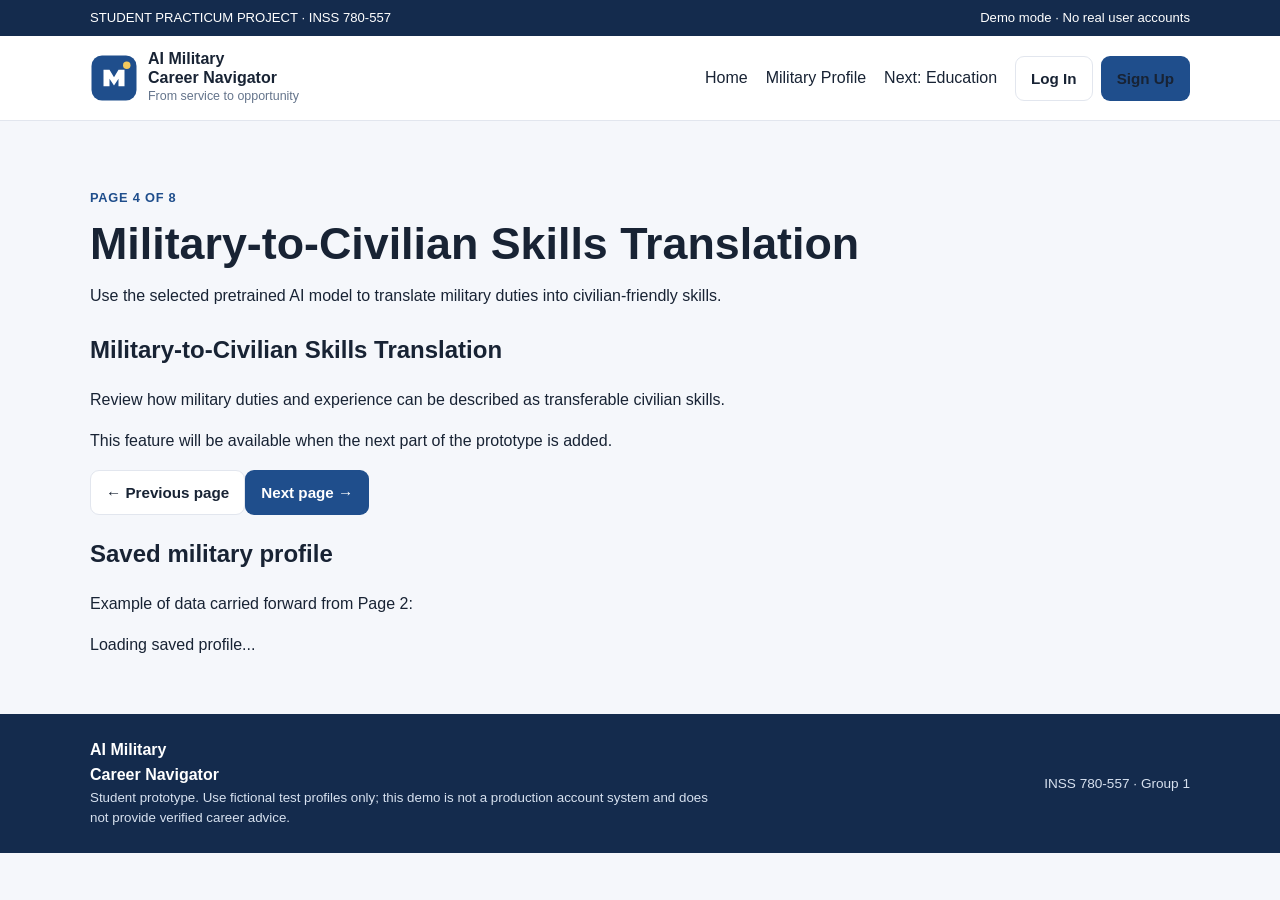
<file: skills-translation.html>
<!doctype html><html lang="en"><head><meta charset="utf-8"><meta name="viewport" content="width=device-width,initial-scale=1"><meta name="page-number" content="4"><title>Military-to-Civilian Skills Translation | AI Military Career Navigator</title><link rel="stylesheet" href="assets/site.css"><script defer src="assets/site.js"></script></head><body><div class="top-strip"><div class="container"><span>STUDENT PRACTICUM PROJECT · INSS 780-557</span><span id="accountState">Demo mode · No real user accounts</span></div></div>
<header class="site-header"><div class="container nav-row">
<a class="brand" href="index.html"><img class="brand-logo" src="assets/logo.svg" width="48" height="48" alt=""><span><strong>AI Military<br>Career Navigator</strong><small>From service to opportunity</small></span></a>
<button id="menuToggle" class="menu-toggle" type="button" aria-label="Toggle navigation menu" aria-expanded="false" aria-controls="mainNav">☰</button>
<nav class="nav-links" id="mainNav" aria-label="Main navigation"><a href="index.html">Home</a><a href="military-profile.html">Military Profile</a><a href="education-preferences.html">Next: Education</a><div class="nav-actions"><a class="btn btn-outline" href="login.html">Log In</a><a class="btn btn-primary" href="signup.html">Sign Up</a></div></nav>
</div></header><main class="page-main"><div class="container"><div class="page-heading"><span class="eyebrow">Page 4 of 8</span><h1>Military-to-Civilian Skills Translation</h1><p>Use the selected pretrained AI model to translate military duties into civilian-friendly skills.</p></div>
<div class="split-main"><section class="content-card"><h2>Military-to-Civilian Skills Translation</h2><p>Review how military duties and experience can be described as transferable civilian skills.</p><p class="coming-soon">This feature will be available when the next part of the prototype is added.</p>
<div class="form-actions"><a class="btn btn-outline" href="education-preferences.html">← Previous page</a><a class="btn btn-primary" href="career-recommendations.html">Next page →</a></div></section>
<aside class="side-card"><h2>Saved military profile</h2><p>Example of data carried forward from Page 2:</p><div id="savedSummary" aria-live="polite">Loading saved profile...</div></aside></div></div></main><footer class="footer"><div class="container footer-inner"><div><strong>AI Military<br>Career Navigator</strong><small>Student prototype. Use fictional test profiles only; this demo is not a production account system and does not provide verified career advice.</small></div><span class="footer-flag">INSS 780-557 · Group 1</span></div></footer></body></html>
</file>
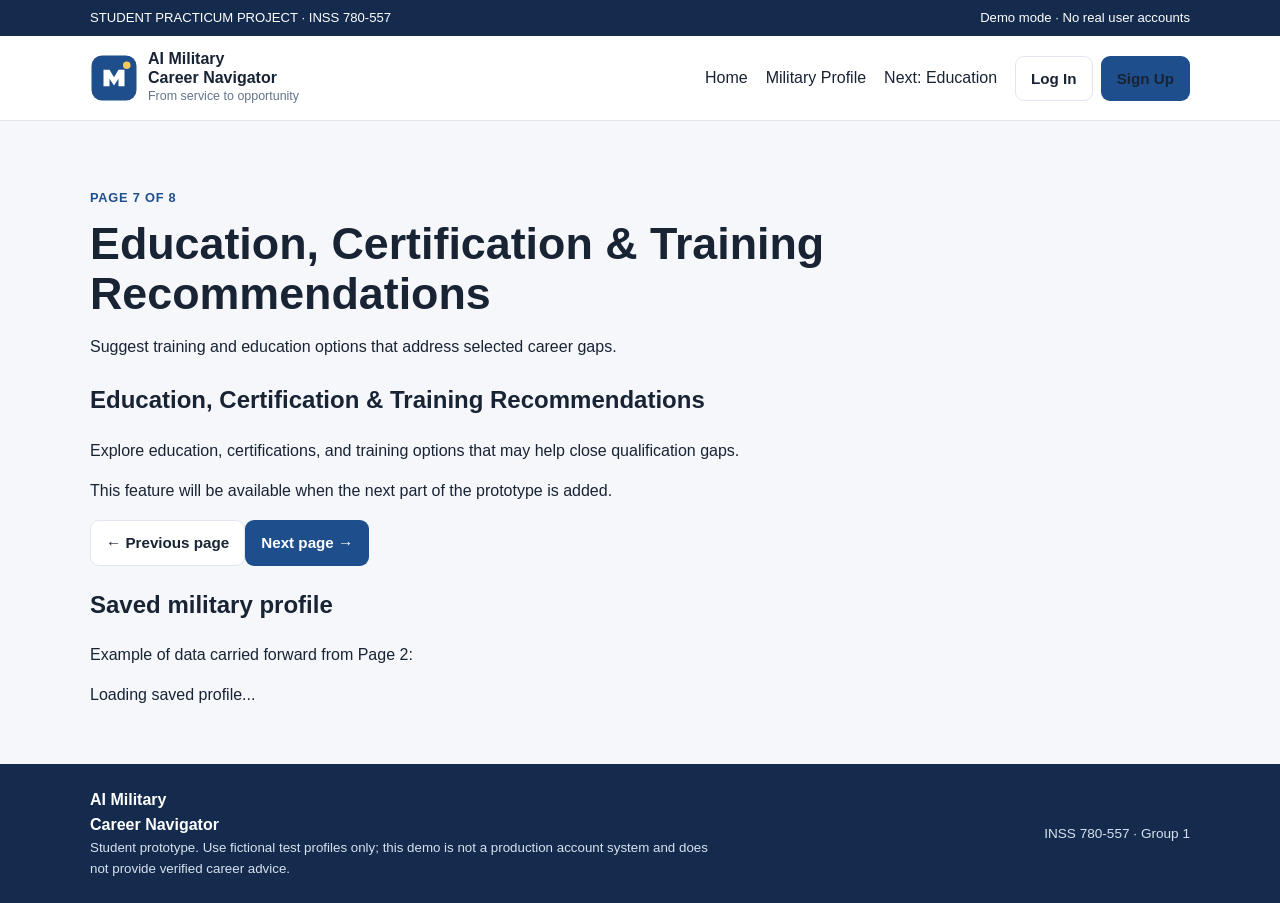
<file: training-recommendations.html>
<!doctype html><html lang="en"><head><meta charset="utf-8"><meta name="viewport" content="width=device-width,initial-scale=1"><meta name="page-number" content="7"><title>Education, Certification &amp; Training Recommendations | AI Military Career Navigator</title><link rel="stylesheet" href="assets/site.css"><script defer src="assets/site.js"></script></head><body><div class="top-strip"><div class="container"><span>STUDENT PRACTICUM PROJECT · INSS 780-557</span><span id="accountState">Demo mode · No real user accounts</span></div></div>
<header class="site-header"><div class="container nav-row">
<a class="brand" href="index.html"><img class="brand-logo" src="assets/logo.svg" width="48" height="48" alt=""><span><strong>AI Military<br>Career Navigator</strong><small>From service to opportunity</small></span></a>
<button id="menuToggle" class="menu-toggle" type="button" aria-label="Toggle navigation menu" aria-expanded="false" aria-controls="mainNav">☰</button>
<nav class="nav-links" id="mainNav" aria-label="Main navigation"><a href="index.html">Home</a><a href="military-profile.html">Military Profile</a><a href="education-preferences.html">Next: Education</a><div class="nav-actions"><a class="btn btn-outline" href="login.html">Log In</a><a class="btn btn-primary" href="signup.html">Sign Up</a></div></nav>
</div></header><main class="page-main"><div class="container"><div class="page-heading"><span class="eyebrow">Page 7 of 8</span><h1>Education, Certification &amp; Training Recommendations</h1><p>Suggest training and education options that address selected career gaps.</p></div>
<div class="split-main"><section class="content-card"><h2>Education, Certification &amp; Training Recommendations</h2><p>Explore education, certifications, and training options that may help close qualification gaps.</p><p class="coming-soon">This feature will be available when the next part of the prototype is added.</p>
<div class="form-actions"><a class="btn btn-outline" href="gap-analysis.html">← Previous page</a><a class="btn btn-primary" href="career-pathway.html">Next page →</a></div></section>
<aside class="side-card"><h2>Saved military profile</h2><p>Example of data carried forward from Page 2:</p><div id="savedSummary" aria-live="polite">Loading saved profile...</div></aside></div></div></main><footer class="footer"><div class="container footer-inner"><div><strong>AI Military<br>Career Navigator</strong><small>Student prototype. Use fictional test profiles only; this demo is not a production account system and does not provide verified career advice.</small></div><span class="footer-flag">INSS 780-557 · Group 1</span></div></footer></body></html>
</file>
<file: assets/site.css>
:root{--primary:#1f4e8c;--border:#e2e6ee;--ink:#182334;--muted:#64748b;--surface:#f5f7fb}
*{box-sizing:border-box}body{margin:0;font-family:Arial,Helvetica,sans-serif;color:var(--ink);background:var(--surface);line-height:1.55}
.container{width:min(1100px,92%);margin:0 auto}.top-strip{background:#142b4d;color:#fff;font-size:.82rem;padding:8px 0}.top-strip .container{display:flex;justify-content:space-between;gap:12px;flex-wrap:wrap}
.site-header{background:#fff;border-bottom:1px solid var(--border)}.nav-row{display:flex;align-items:center;justify-content:space-between;gap:20px;padding:14px 0}
.brand{display:flex;align-items:center;gap:10px;color:inherit;text-decoration:none}.brand strong{display:block;line-height:1.15}.brand small{display:block;color:var(--muted);font-size:.78rem}.brand-logo{object-fit:contain}
.nav-links{display:flex;align-items:center;gap:18px;flex-wrap:wrap}.nav-links a{color:inherit;text-decoration:none}.nav-links a:hover,.small-link:hover{text-decoration:underline}
.nav-actions{display:flex;gap:8px}.menu-toggle{display:none}.page-main{padding:42px 0 56px}.page-heading{margin:22px 0}.page-heading h1{font-size:clamp(2rem,4vw,2.8rem);line-height:1.12;margin:8px 0}.eyebrow{font-size:.8rem;font-weight:700;letter-spacing:.06em;color:var(--primary);text-transform:uppercase}
.form-card,.gap-card{background:#fff;border:1px solid var(--border);border-radius:14px;padding:22px;margin:0 0 18px}.form-card h3{margin-top:0}
.btn{display:inline-block;border-radius:9px;padding:10px 15px;text-decoration:none;font-weight:700;border:1px solid transparent;cursor:pointer;font-size:.95rem}.btn-primary{background:var(--primary);color:#fff}.btn-outline{border-color:var(--border);background:#fff;color:var(--ink)}
.small-link{font-size:.9rem;color:var(--primary)}.footer{background:#142b4d;color:#fff;padding:24px 0}.footer-inner{display:flex;justify-content:space-between;gap:20px;align-items:center;flex-wrap:wrap}.footer small{display:block;max-width:620px;color:#d7e1ef}.footer-flag{font-size:.85rem;color:#d7e1ef}.fine{font-size:.85rem;color:var(--muted)}
@media(max-width:700px){.nav-row{align-items:flex-start;flex-wrap:wrap}.nav-links{width:100%;gap:12px}.nav-links a{font-size:.9rem}.page-main{padding:28px 0}.form-card,.gap-card{padding:17px}}
</file>
